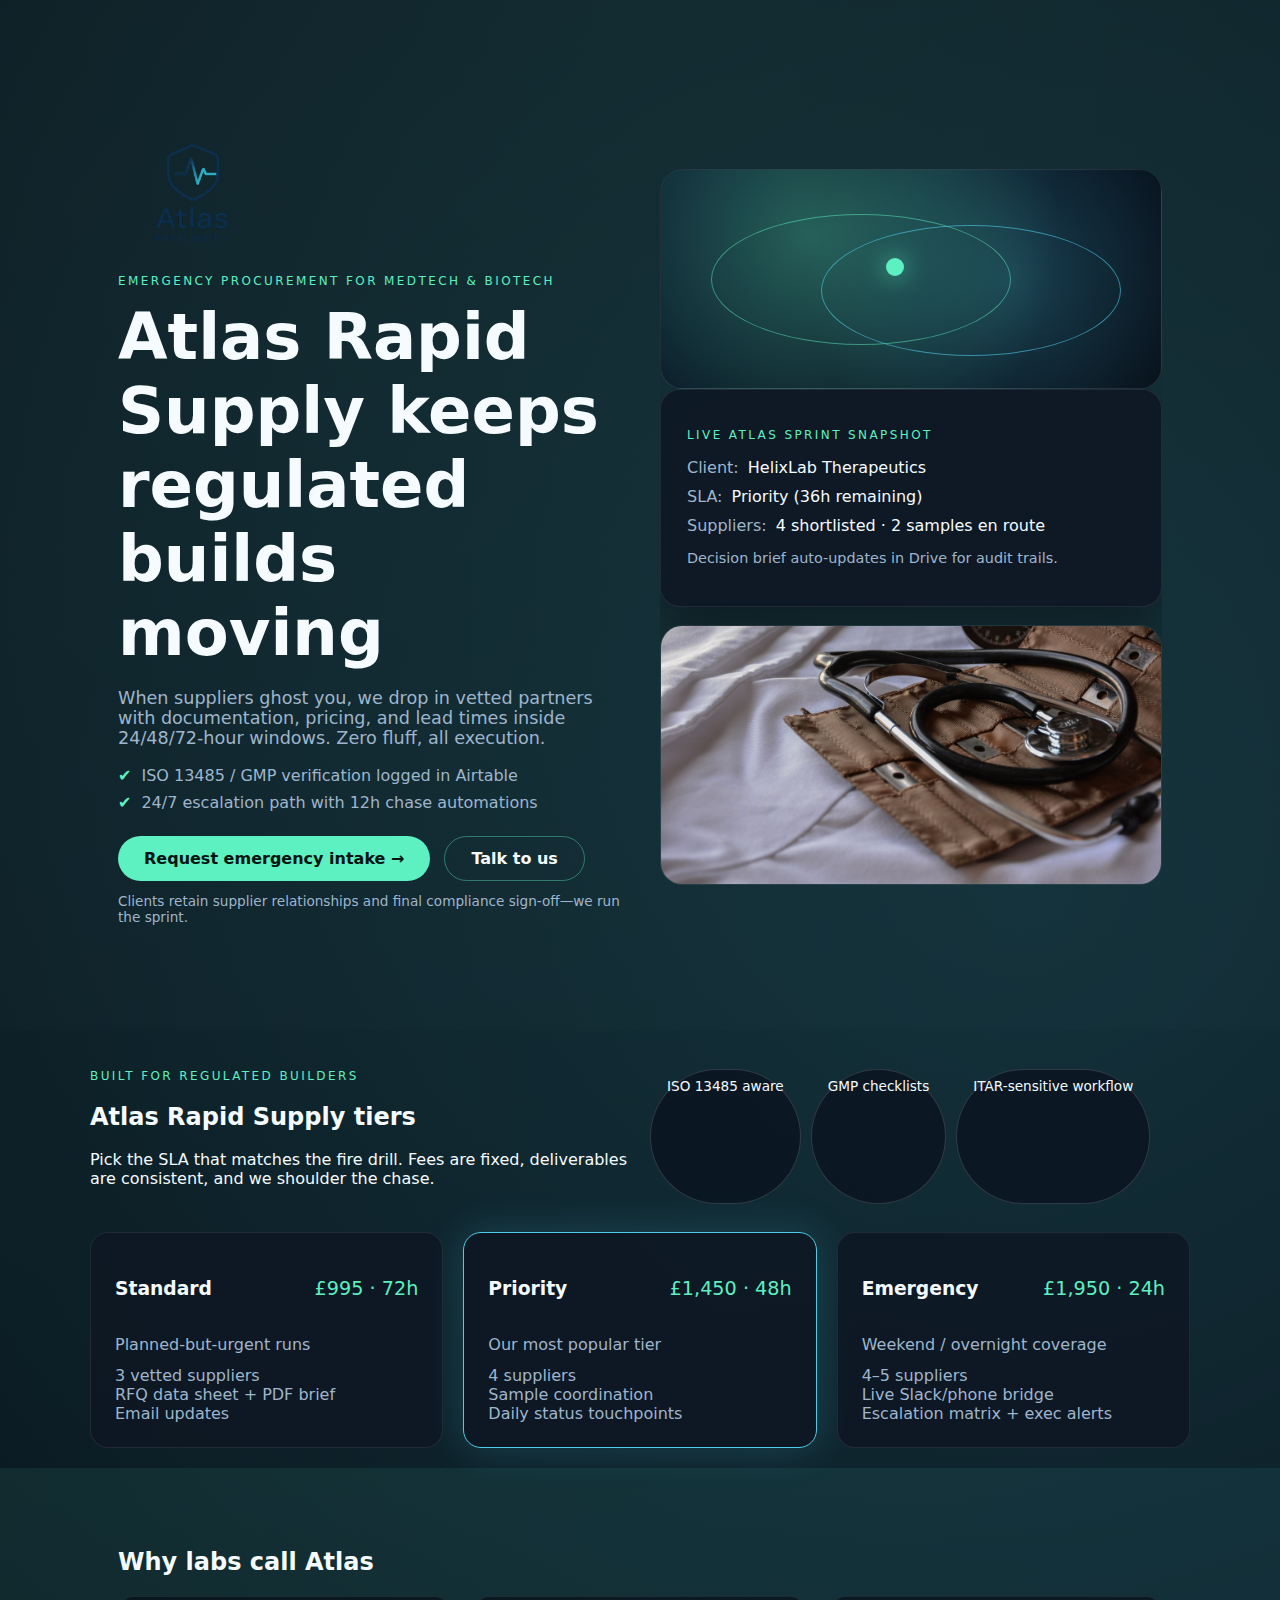
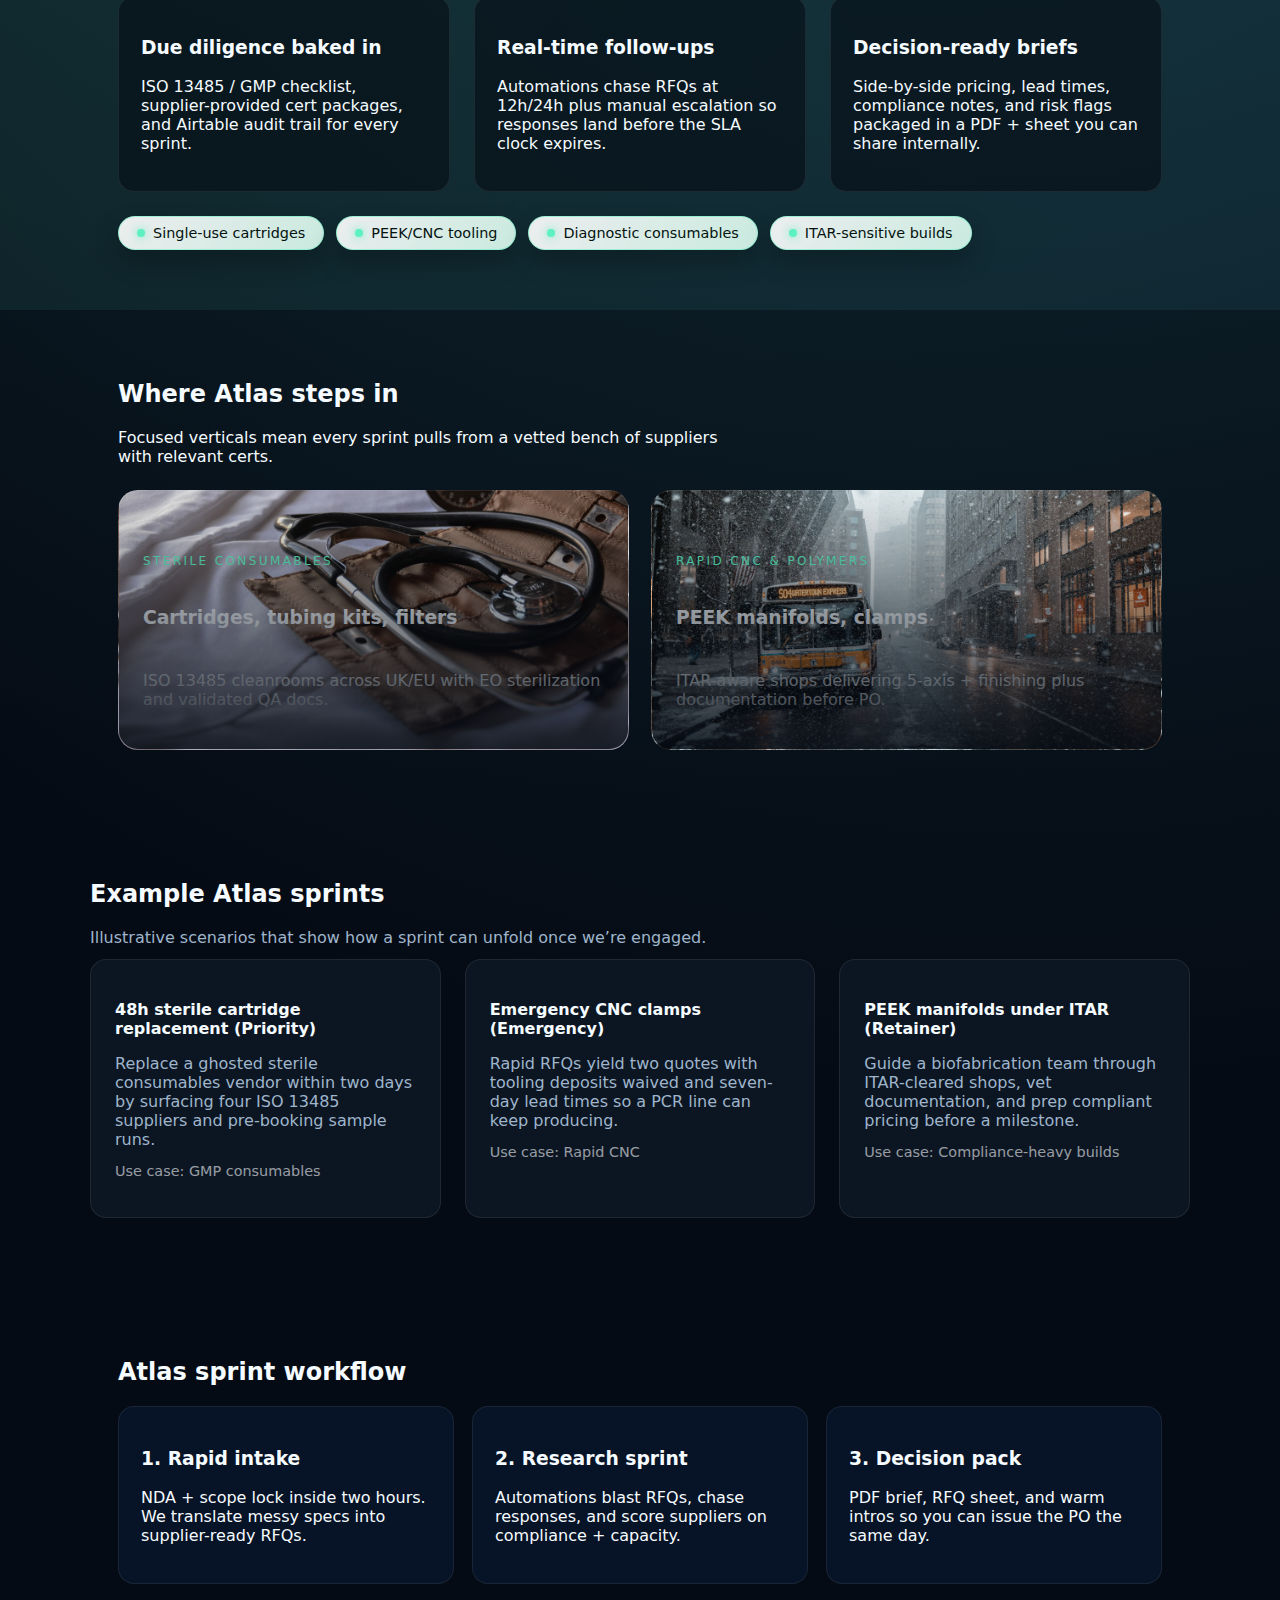
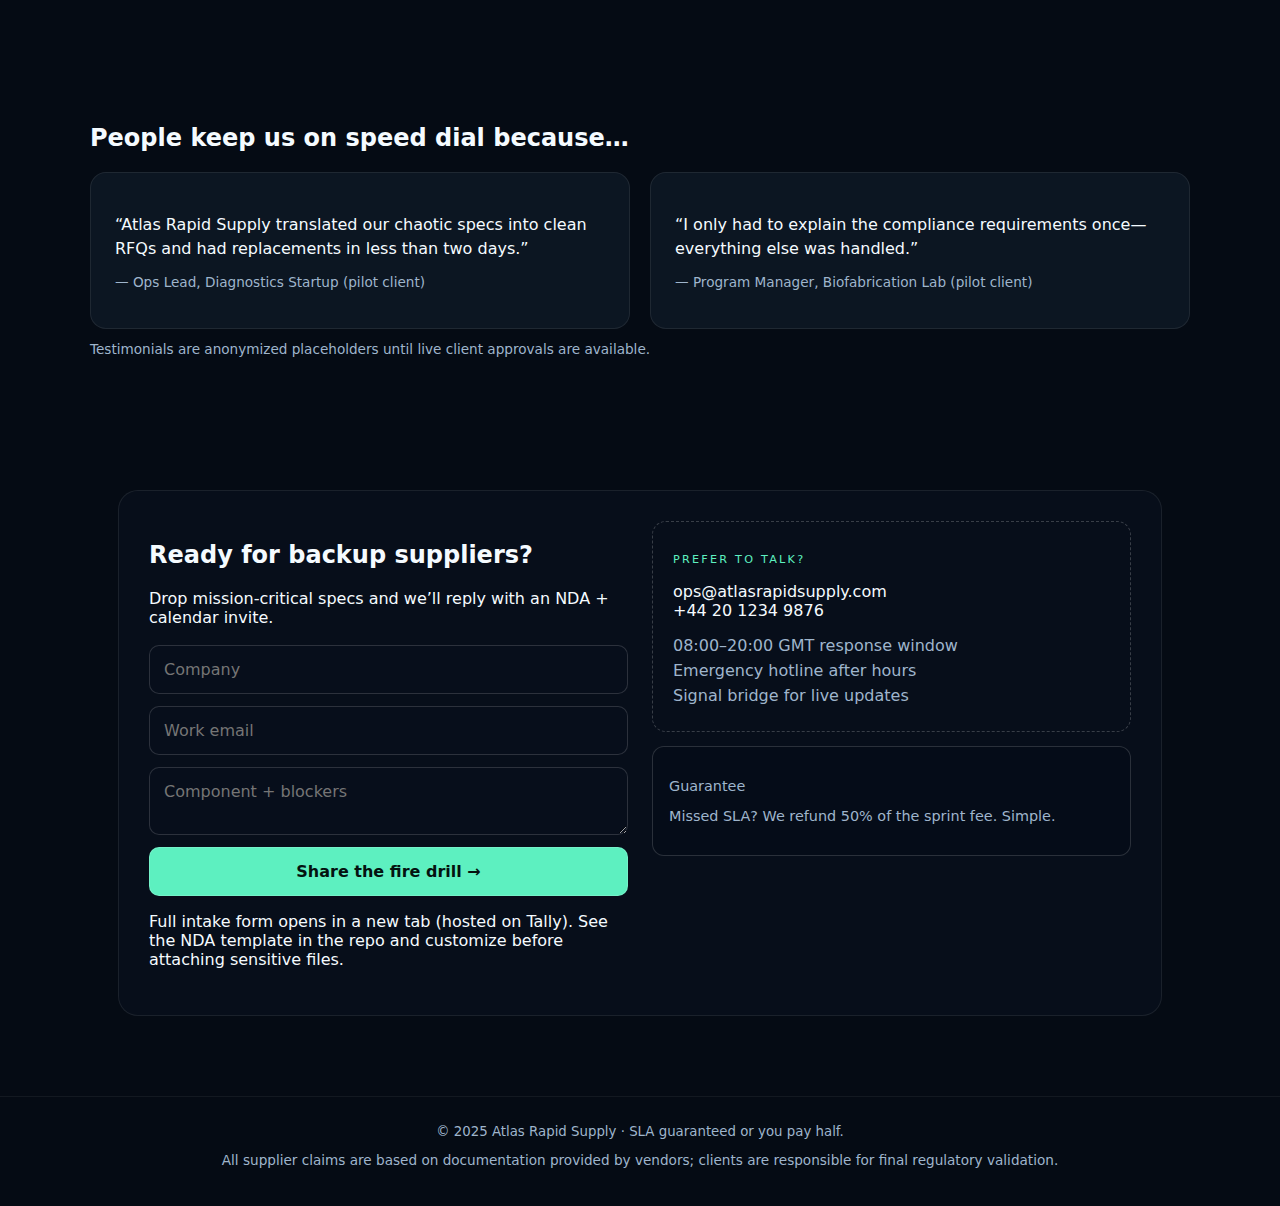
<file: index.html>
<!DOCTYPE html>
<html lang="en">
  <head>
    <meta charset="UTF-8" />
    <meta name="viewport" content="width=device-width, initial-scale=1.0" />
    <title>Atlas Rapid Supply</title>
    <meta
      name="description"
      content="Atlas Rapid Supply delivers compliant vendors for medtech and biotech labs on 24/48/72-hour SLAs with documentation, RFQs, and decision-ready briefs."
    />
    <link rel="stylesheet" href="styles.css" />
  </head>
  <body class="theme-pulse">
    <header class="hero">
      <div class="noise-layer"></div>
      <div class="container hero-grid">
        <div>
          <img src="assets/logo/pulse-shield.png" alt="Atlas Rapid Supply pulse shield logo" class="logo-mark" />
          <p class="eyebrow">Emergency procurement for medtech & biotech</p>
          <h1>Atlas Rapid Supply keeps regulated builds moving</h1>
          <p class="lede">
            When suppliers ghost you, we drop in vetted partners with documentation, pricing, and lead times inside 24/48/72-hour windows. Zero fluff, all execution.
          </p>
          <ul class="belt-list">
            <li>ISO 13485 / GMP verification logged in Airtable</li>
            <li>24/7 escalation path with 12h chase automations</li>
          </ul>
          <div class="cta-row">
            <a class="cta primary" href="#intake">Request emergency intake →</a>
            <a class="cta secondary" href="mailto:ops@atlasrapidsupply.com">Talk to us</a>
          </div>
          <p class="microcopy">Clients retain supplier relationships and final compliance sign-off—we run the sprint.</p>
        </div>
        <div class="hero-media">
          <div class="hero-graphic">
            <span class="pulse-ring ring-one"></span>
            <span class="pulse-ring ring-two"></span>
            <span class="pulse-node"></span>
          </div>
          <div class="hero-card">
            <p class="hero-card-label">Live Atlas sprint snapshot</p>
            <ul>
              <li><span>Client:</span> HelixLab Therapeutics</li>
              <li><span>SLA:</span> Priority (36h remaining)</li>
              <li><span>Suppliers:</span> 4 shortlisted · 2 samples en route</li>
            </ul>
            <p class="hero-card-note">Decision brief auto-updates in Drive for audit trails.</p>
          </div>
          <img src="assets/images/lab-sprint.jpg" alt="Medtech team working in a sterile lab" class="hero-photo" />
        </div>
      </div>
    </header>

    <section class="tiers container">
      <div class="trust-row">
        <div>
          <p class="eyebrow">Built for regulated builders</p>
          <h2>Atlas Rapid Supply tiers</h2>
          <p>Pick the SLA that matches the fire drill. Fees are fixed, deliverables are consistent, and we shoulder the chase.</p>
        </div>
        <div class="badges">
          <span>ISO 13485 aware</span>
          <span>GMP checklists</span>
          <span>ITAR-sensitive workflow</span>
        </div>
      </div>
      <div class="cards">
        <article>
          <div class="card-header">
            <h3>Standard</h3>
            <p class="price">£995 · 72h</p>
          </div>
          <p class="card-note">Planned-but-urgent runs</p>
          <ul>
            <li>3 vetted suppliers</li>
            <li>RFQ data sheet + PDF brief</li>
            <li>Email updates</li>
          </ul>
        </article>
        <article class="highlight">
          <div class="card-header">
            <h3>Priority</h3>
            <p class="price">£1,450 · 48h</p>
          </div>
          <p class="card-note">Our most popular tier</p>
          <ul>
            <li>4 suppliers</li>
            <li>Sample coordination</li>
            <li>Daily status touchpoints</li>
          </ul>
        </article>
        <article>
          <div class="card-header">
            <h3>Emergency</h3>
            <p class="price">£1,950 · 24h</p>
          </div>
          <p class="card-note">Weekend / overnight coverage</p>
          <ul>
            <li>4–5 suppliers</li>
            <li>Live Slack/phone bridge</li>
            <li>Escalation matrix + exec alerts</li>
          </ul>
        </article>
      </div>
    </section>

    <section class="proof" id="proof">
      <div class="container">
        <h2>Why labs call Atlas</h2>
        <div class="proof-grid">
          <article>
            <h3>Due diligence baked in</h3>
            <p>ISO 13485 / GMP checklist, supplier-provided cert packages, and Airtable audit trail for every sprint.</p>
          </article>
          <article>
            <h3>Real-time follow-ups</h3>
            <p>Automations chase RFQs at 12h/24h plus manual escalation so responses land before the SLA clock expires.</p>
          </article>
          <article>
            <h3>Decision-ready briefs</h3>
            <p>Side-by-side pricing, lead times, compliance notes, and risk flags packaged in a PDF + sheet you can share internally.</p>
          </article>
        </div>
        <div class="pill-row">
          <span>Single-use cartridges</span>
          <span>PEEK/CNC tooling</span>
          <span>Diagnostic consumables</span>
          <span>ITAR-sensitive builds</span>
        </div>
      </div>
    </section>

    <section class="catalog">
      <div class="container">
        <div class="catalog-header">
          <h2>Where Atlas steps in</h2>
          <p>Focused verticals mean every sprint pulls from a vetted bench of suppliers with relevant certs.</p>
        </div>
        <div class="catalog-grid">
          <article class="catalog-card" style="background-image: url('assets/images/lab-sprint.jpg');">
            <div class="catalog-overlay">
              <p class="eyebrow">Sterile consumables</p>
              <h3>Cartridges, tubing kits, filters</h3>
              <p>ISO 13485 cleanrooms across UK/EU with EO sterilization and validated QA docs.</p>
            </div>
          </article>
          <article class="catalog-card" style="background-image: url('assets/images/cnc-shop.jpg');">
            <div class="catalog-overlay">
              <p class="eyebrow">Rapid CNC & polymers</p>
              <h3>PEEK manifolds, clamps</h3>
              <p>ITAR-aware shops delivering 5-axis + finishing plus documentation before PO.</p>
            </div>
          </article>
        </div>
      </div>
    </section>

    <section class="social container" id="wins">
      <h2>Example Atlas sprints</h2>
      <p class="examples-note">Illustrative scenarios that show how a sprint can unfold once we’re engaged.</p>
      <div class="wins-grid">
        <article>
          <p class="win-title">48h sterile cartridge replacement (Priority)</p>
          <p class="win-body">
            Replace a ghosted sterile consumables vendor within two days by surfacing four ISO 13485 suppliers and pre-booking sample runs.
          </p>
          <p class="win-meta">Use case: GMP consumables</p>
        </article>
        <article>
          <p class="win-title">Emergency CNC clamps (Emergency)</p>
          <p class="win-body">
            Rapid RFQs yield two quotes with tooling deposits waived and seven-day lead times so a PCR line can keep producing.
          </p>
          <p class="win-meta">Use case: Rapid CNC</p>
        </article>
        <article>
          <p class="win-title">PEEK manifolds under ITAR (Retainer)</p>
          <p class="win-body">
            Guide a biofabrication team through ITAR-cleared shops, vet documentation, and prep compliant pricing before a milestone.
          </p>
          <p class="win-meta">Use case: Compliance-heavy builds</p>
        </article>
      </div>
    </section>

    <section class="process">
      <div class="container">
        <h2>Atlas sprint workflow</h2>
        <div class="process-grid">
          <article>
            <h3>1. Rapid intake</h3>
            <p>NDA + scope lock inside two hours. We translate messy specs into supplier-ready RFQs.</p>
          </article>
          <article>
            <h3>2. Research sprint</h3>
            <p>Automations blast RFQs, chase responses, and score suppliers on compliance + capacity.</p>
          </article>
          <article>
            <h3>3. Decision pack</h3>
            <p>PDF brief, RFQ sheet, and warm intros so you can issue the PO the same day.</p>
          </article>
        </div>
      </div>
    </section>

    <section class="testimonials container">
      <h2>People keep us on speed dial because…</h2>
      <div class="testimonial-grid">
        <article>
          <p class="quote">“Atlas Rapid Supply translated our chaotic specs into clean RFQs and had replacements in less than two days.”</p>
          <p class="author">— Ops Lead, Diagnostics Startup (pilot client)</p>
        </article>
        <article>
          <p class="quote">“I only had to explain the compliance requirements once—everything else was handled.”</p>
          <p class="author">— Program Manager, Biofabrication Lab (pilot client)</p>
        </article>
      </div>
      <p class="microcopy">Testimonials are anonymized placeholders until live client approvals are available.</p>
    </section>

    <section id="intake" class="intake">
      <div class="container">
        <div class="intake-card">
          <div>
            <h2>Ready for backup suppliers?</h2>
            <p>Drop mission-critical specs and we’ll reply with an NDA + calendar invite.</p>
            <form action="https://tally.so/r/EkzoVN" method="POST" target="_blank" rel="noopener">
              <input type="text" name="company" placeholder="Company" required />
              <input type="email" name="email" placeholder="Work email" required />
              <textarea name="specs" placeholder="Component + blockers" required></textarea>
              <input type="hidden" name="utm_source" value="site" />
              <button type="submit">Share the fire drill →</button>
            </form>
            <p class="legal">
              Full intake form opens in a new tab (hosted on Tally). See the NDA template in the repo and customize before attaching sensitive files.
            </p>
          </div>
          <div class="contact-col">
            <div class="contact-card">
              <p class="label">Prefer to talk?</p>
              <p>ops@atlasrapidsupply.com<br />+44 20 1234 9876</p>
              <ul class="contact-list">
                <li>08:00–20:00 GMT response window</li>
                <li>Emergency hotline after hours</li>
                <li>Signal bridge for live updates</li>
              </ul>
            </div>
            <div class="sla-card">
              <p class="label">Guarantee</p>
              <p>Missed SLA? We refund 50% of the sprint fee. Simple.</p>
            </div>
          </div>
        </div>
      </div>
    </section>

    <footer>
      <div class="container">
        <small>© 2025 Atlas Rapid Supply · SLA guaranteed or you pay half.</small>
        <p class="microcopy">All supplier claims are based on documentation provided by vendors; clients are responsible for final regulatory validation.</p>
      </div>
    </footer>

    <!-- Analytics placeholder: drop in Plausible/GA snippet when ready -->
    <!-- <script defer data-domain="atlasrapidsupply.com" src="https://plausible.io/js/script.js"></script> -->
  </body>
</html>
</file>
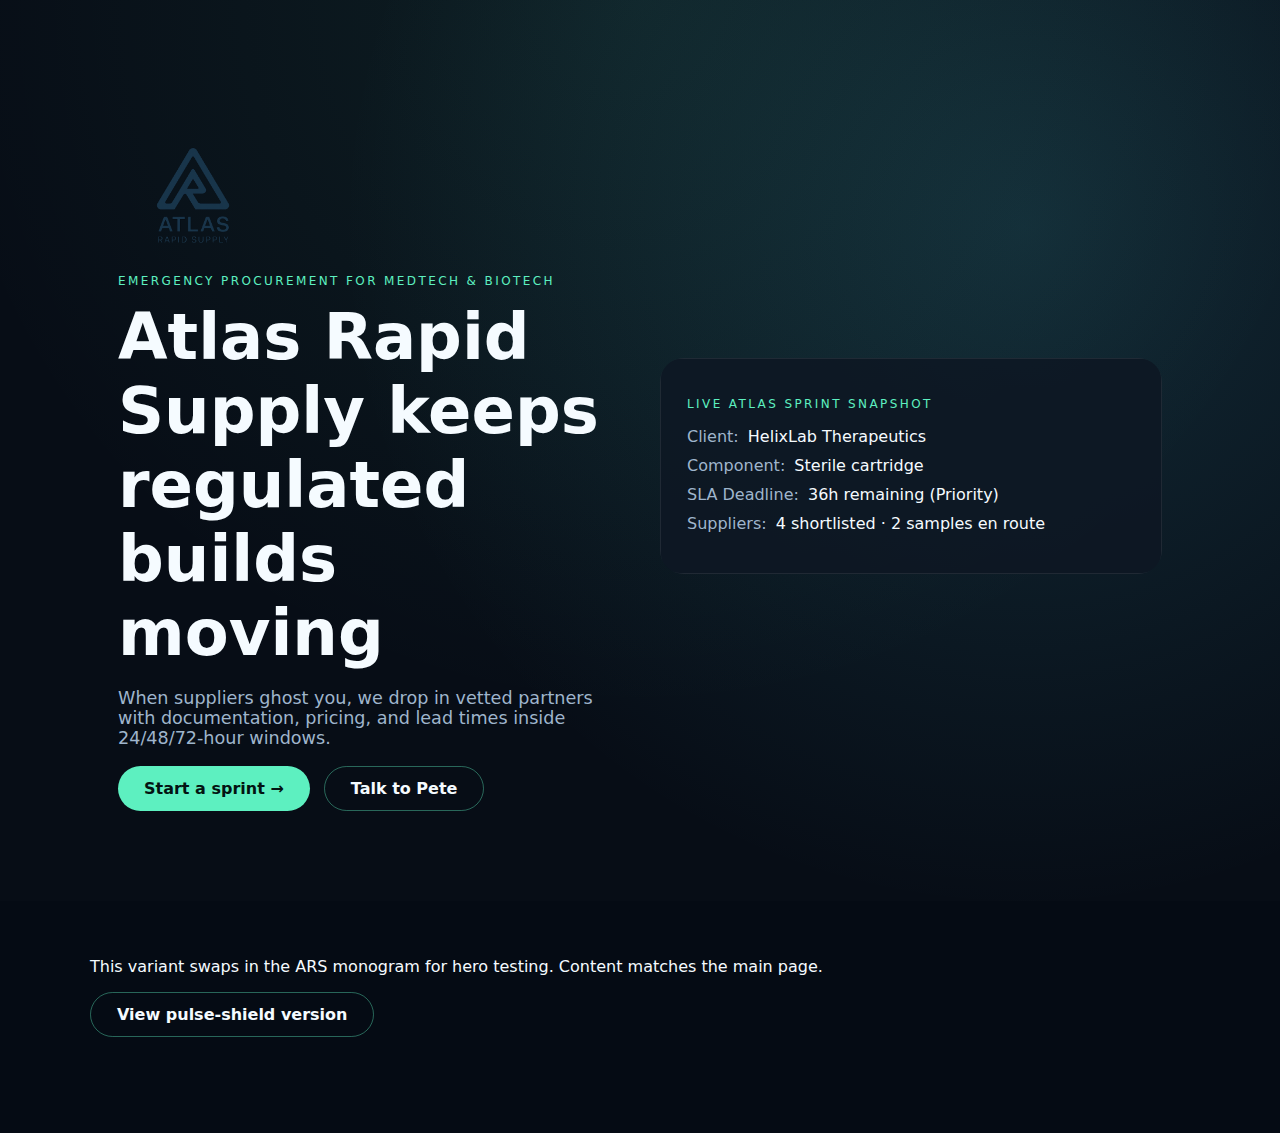
<file: index-monogram.html>
<!DOCTYPE html>
<html lang="en">
  <head>
    <meta charset="UTF-8" />
    <meta name="viewport" content="width=device-width, initial-scale=1.0" />
    <title>Atlas Rapid Supply – ARS Monogram</title>
    <link rel="stylesheet" href="styles.css" />
  </head>
  <body class="theme-pulse">
    <header class="hero">
      <div class="noise-layer"></div>
      <div class="container hero-grid">
        <div>
          <img src="../assets/logo/ars-monogram.png" alt="Atlas Rapid Supply monogram logo" class="logo-mark" />
          <p class="eyebrow">Emergency procurement for medtech & biotech</p>
          <h1>Atlas Rapid Supply keeps regulated builds moving</h1>
          <p class="lede">
            When suppliers ghost you, we drop in vetted partners with documentation, pricing, and lead times inside 24/48/72-hour windows.
          </p>
          <div class="cta-row">
            <a class="cta primary" href="#intake">Start a sprint →</a>
            <a class="cta secondary" href="mailto:ops@atlasrapidsupply.com">Talk to Pete</a>
          </div>
        </div>
        <div class="hero-media">
          <div class="hero-card">
            <p class="hero-card-label">Live Atlas sprint snapshot</p>
            <ul>
              <li><span>Client:</span> HelixLab Therapeutics</li>
              <li><span>Component:</span> Sterile cartridge</li>
              <li><span>SLA Deadline:</span> 36h remaining (Priority)</li>
              <li><span>Suppliers:</span> 4 shortlisted · 2 samples en route</li>
            </ul>
          </div>
        </div>
      </div>
    </header>
    <main class="container" style="padding: 40px 0 80px;">
      <p>This variant swaps in the ARS monogram for hero testing. Content matches the main page.</p>
      <p><a class="cta secondary" href="index.html">View pulse-shield version</a></p>
    </main>
  </body>
</html>
</file>
<file: styles.css>
:root {
  font-family: "Space Grotesk", "Inter", "Segoe UI", system-ui, sans-serif;
  --bg: #050b14;
  --bg-soft: #08152a;
  --card: rgba(13, 23, 35, 0.9);
  --accent: #5df0c0;
  --accent-secondary: #4ecde8;
  --accent-pop: #ff5da2;
  --text: #f5fbff;
  --muted: #9fb5cc;
}

* {
  box-sizing: border-box;
}

body {
  margin: 0;
  background: var(--bg);
  color: var(--text);
}

body.theme-pulse {
  background: radial-gradient(circle at top, rgba(93, 240, 192, 0.08), transparent 55%),
    radial-gradient(circle at 80% 20%, rgba(78, 205, 232, 0.15), transparent 50%), var(--bg);
}

.container {
  max-width: 1100px;
  margin: 0 auto;
  padding: 0 28px;
}

.hero {
  position: relative;
  padding: 120px 0 90px;
  overflow: hidden;
}

.noise-layer {
  position: absolute;
  inset: 0;
  background-image: url("data:image/svg+xml,%3Csvg xmlns='http://www.w3.org/2000/svg' width='160' height='160' viewBox='0 0 160 160'%3E%3Cpath fill='%23ffffff0d' d='M0 0h160v160H0z'/%3E%3C/svg%3E");
  opacity: 0.15;
  pointer-events: none;
}

.hero-grid {
  position: relative;
  display: grid;
  grid-template-columns: repeat(auto-fit, minmax(280px, 1fr));
  gap: 40px;
  align-items: center;
  z-index: 1;
}

.logo-lockup {
  display: inline-flex;
  align-items: center;
  gap: 18px;
  padding: 18px 26px;
  border-radius: 22px;
  background: linear-gradient(135deg, rgba(255, 255, 255, 0.98), rgba(215, 255, 242, 0.95));
  border: 1px solid rgba(93, 240, 192, 0.5);
  box-shadow: 0 25px 55px rgba(0, 0, 0, 0.35);
  color: #021211;
  margin-bottom: 14px;
}

.logo-mark {
  width: 150px;
}

.logo-title {
  font-weight: 700;
  letter-spacing: 0.16em;
  text-transform: uppercase;
  font-size: 0.85rem;
  display: block;
}

.logo-subtitle {
  font-size: 0.8rem;
  color: rgba(6, 36, 30, 0.7);
}

.eyebrow {
  text-transform: uppercase;
  letter-spacing: 0.2em;
  font-size: 0.75rem;
  color: var(--accent);
  margin: 0 0 12px;
}

h1 {
  font-size: clamp(2.5rem, 6vw, 4rem);
  margin: 0 0 18px;
}

.lede {
  font-size: 1.1rem;
  color: var(--muted);
  margin-bottom: 18px;
  max-width: 540px;
}

.belt-list {
  list-style: none;
  padding: 0;
  margin: 0 0 24px;
  color: var(--muted);
}

.belt-list li {
  margin-bottom: 8px;
}

.belt-list li::before {
  content: "✔";
  color: var(--accent);
  margin-right: 10px;
}

.cta-row {
  display: flex;
  flex-wrap: wrap;
  gap: 14px;
}

.cta {
  display: inline-flex;
  align-items: center;
  justify-content: center;
  padding: 12px 26px;
  border-radius: 999px;
  font-weight: 600;
  text-decoration: none;
}

.cta.primary {
  background: var(--accent);
  color: #031412;
}

.cta.secondary {
  border: 1px solid rgba(93, 240, 192, 0.4);
  color: var(--text);
}

.hero-media {
  position: relative;
  border-radius: 24px;
  overflow: hidden;
}

.hero-photo {
  width: 100%;
  margin-top: 18px;
  border-radius: 22px;
  border: 1px solid rgba(255, 255, 255, 0.08);
  object-fit: cover;
  max-height: 260px;
  filter: saturate(1.05);
}


.hero-graphic {
  position: relative;
  width: 100%;
  height: 220px;
  border-radius: 22px;
  background: radial-gradient(circle at 30% 30%, rgba(93, 240, 192, 0.35), transparent 65%),
    radial-gradient(circle at 70% 50%, rgba(78, 205, 232, 0.25), transparent 55%),
    linear-gradient(135deg, rgba(8, 20, 40, 0.9), rgba(6, 10, 20, 0.9));
  border: 1px solid rgba(255, 255, 255, 0.1);
}

.pulse-ring {
  position: absolute;
  width: 60%;
  height: 60%;
  border: 1px solid rgba(93, 240, 192, 0.5);
  border-radius: 50%;
  animation: pulse 6s infinite ease-in-out;
}

.ring-one {
  top: 20%;
  left: 10%;
}

.ring-two {
  bottom: 15%;
  right: 8%;
  border-color: rgba(78, 205, 232, 0.6);
  animation-delay: 1.5s;
}

.pulse-node {
  position: absolute;
  width: 18px;
  height: 18px;
  border-radius: 50%;
  background: var(--accent);
  box-shadow: 0 0 25px rgba(93, 240, 192, 0.8);
  top: 40%;
  left: 45%;
}

@keyframes pulse {
  0% {
    transform: scale(0.9);
    opacity: 0.7;
  }
  50% {
    transform: scale(1.05);
    opacity: 1;
  }
  100% {
    transform: scale(0.9);
    opacity: 0.7;
  }
}

.hero-card {
  background: var(--card);
  border: 1px solid rgba(255, 255, 255, 0.08);
  border-radius: 20px;
  padding: 26px;
  box-shadow: 0 35px 60px rgba(0, 0, 0, 0.35);
}

.hero-card-label {
  text-transform: uppercase;
  letter-spacing: 0.2em;
  font-size: 0.75rem;
  color: var(--accent);
  margin-bottom: 16px;
}

.hero-card ul {
  list-style: none;
  padding: 0;
  margin: 0 0 14px;
}

.hero-card li {
  margin-bottom: 10px;
}

.hero-card li span {
  color: var(--muted);
  margin-right: 4px;
}

.hero-card-note {
  font-size: 0.9rem;
  color: var(--muted);
}

.tiers {
  padding: 40px 0 20px;
}

.trust-row {
  display: grid;
  grid-template-columns: repeat(auto-fit, minmax(240px, 1fr));
  gap: 20px;
  margin-bottom: 28px;
}

.badges {
  display: flex;
  flex-wrap: wrap;
  gap: 10px;
}

.badges span {
  background: rgba(8, 15, 28, 0.7);
  border-radius: 999px;
  padding: 8px 16px;
  font-size: 0.85rem;
  border: 1px solid rgba(255, 255, 255, 0.15);
}

.cards {
  display: grid;
  grid-template-columns: repeat(auto-fit, minmax(240px, 1fr));
  gap: 20px;
}

.cards article {
  background: var(--card);
  border-radius: 18px;
  padding: 24px;
  border: 1px solid rgba(255, 255, 255, 0.08);
}

.cards article.highlight {
  border-color: var(--accent-secondary);
  box-shadow: 0 0 40px rgba(78, 205, 232, 0.2);
}

.card-header {
  display: flex;
  align-items: baseline;
  justify-content: space-between;
}

.price {
  font-size: 1.2rem;
  color: var(--accent);
}

.card-note {
  color: var(--muted);
  margin-bottom: 12px;
}

.cards ul {
  list-style: none;
  padding: 0;
  margin: 0;
  color: var(--muted);
}

.proof {
  background: linear-gradient(135deg, rgba(93, 240, 192, 0.08), rgba(78, 205, 232, 0.08));
  padding: 60px 0;
}

.proof-grid {
  display: grid;
  grid-template-columns: repeat(auto-fit, minmax(220px, 1fr));
  gap: 24px;
}

.proof article {
  background: rgba(5, 11, 20, 0.6);
  border-radius: 16px;
  padding: 22px;
  border: 1px solid rgba(255, 255, 255, 0.08);
}

.pill-row {
  display: flex;
  flex-wrap: wrap;
  gap: 12px;
  margin-top: 24px;
}

.pill-row span {
  display: inline-flex;
  align-items: center;
  gap: 8px;
  border: 1px solid rgba(93, 240, 192, 0.5);
  border-radius: 999px;
  padding: 8px 18px;
  font-size: 0.9rem;
  color: #041310;
  background: linear-gradient(135deg, rgba(255, 255, 255, 0.92), rgba(222, 255, 242, 0.9));
  box-shadow: 0 12px 25px rgba(0, 0, 0, 0.25);
}

.pill-row span::before {
  content: "";
  width: 8px;
  height: 8px;
  border-radius: 50%;
  background: var(--accent);
  box-shadow: 0 0 8px rgba(93, 240, 192, 0.9);
}

.catalog {
  padding: 50px 0;
}

.catalog-header {
  max-width: 620px;
  margin-bottom: 24px;
}

.catalog-grid {
  display: grid;
  grid-template-columns: repeat(auto-fit, minmax(240px, 1fr));
  gap: 22px;
}

.catalog-card {
  position: relative;
  border-radius: 20px;
  overflow: hidden;
  min-height: 260px;
  background-size: cover;
  background-position: center;
  border: 1px solid rgba(255, 255, 255, 0.08);
}

.catalog-card::after {
  content: "";
  position: absolute;
  inset: 0;
  background: linear-gradient(180deg, rgba(5, 11, 20, 0) 0%, rgba(5, 11, 20, 0.85) 100%);
}

.catalog-overlay {
  position: absolute;
  inset: 0;
  padding: 24px;
  display: flex;
  flex-direction: column;
  justify-content: flex-end;
  gap: 8px;
}

.social {
  padding: 60px 0;
}

.examples-note {
  color: var(--muted);
  margin-bottom: 12px;
}

.wins-grid {
  display: grid;
  grid-template-columns: repeat(auto-fit, minmax(260px, 1fr));
  gap: 24px;
}

.wins-grid article {
  background: var(--card);
  border-radius: 16px;
  padding: 24px;
  border: 1px solid rgba(255, 255, 255, 0.08);
}

.win-title {
  font-weight: 600;
  margin-bottom: 8px;
}

.win-body {
  color: var(--muted);
  margin-bottom: 12px;
}

.win-meta {
  font-size: 0.9rem;
  color: rgba(247, 249, 255, 0.6);
}


.process {
  padding: 60px 0;
}

.process-grid {
  display: grid;
  grid-template-columns: repeat(auto-fit, minmax(240px, 1fr));
  gap: 18px;
}

.process-grid article {
  background: rgba(8, 21, 42, 0.8);
  border-radius: 16px;
  padding: 22px;
  border: 1px solid rgba(255, 255, 255, 0.08);
}

.testimonials {
  padding: 60px 0;
}

.testimonial-grid {
  display: grid;
  grid-template-columns: repeat(auto-fit, minmax(240px, 1fr));
  gap: 20px;
}

.testimonial-grid article {
  background: var(--card);
  border-radius: 16px;
  padding: 24px;
  border: 1px solid rgba(255, 255, 255, 0.08);
}

.quote {
  font-size: 1rem;
  line-height: 1.5;
  margin-bottom: 12px;
}

.author {
  font-size: 0.85rem;
  color: var(--muted);
}

.intake {
  padding: 60px 0 80px;
}

.intake-card {
  background: rgba(8, 15, 28, 0.7);
  border-radius: 20px;
  padding: 30px;
  display: grid;
  grid-template-columns: repeat(auto-fit, minmax(280px, 1fr));
  gap: 24px;
  border: 1px solid rgba(255, 255, 255, 0.08);
}

.contact-col {
  display: grid;
  gap: 14px;
  align-content: start;
}

form {
  display: grid;
  gap: 12px;
  margin-top: 18px;
}

input,
textarea,
button {
  border-radius: 10px;
  border: 1px solid rgba(255, 255, 255, 0.15);
  padding: 14px;
  font-size: 1rem;
  font-family: inherit;
  background: rgba(8, 15, 28, 0.6);
  color: var(--text);
}

button {
  background: var(--accent);
  color: #041310;
  font-weight: 600;
  cursor: pointer;
}

.contact-card {
  border: 1px dashed rgba(255, 255, 255, 0.2);
  border-radius: 14px;
  padding: 20px;
}

.contact-list {
  list-style: none;
  padding: 0;
  margin: 14px 0 0;
  color: var(--muted);
}

.contact-list li {
  margin-bottom: 6px;
}

.sla-card {
  border: 1px solid rgba(255, 255, 255, 0.15);
  border-radius: 12px;
  padding: 16px;
  background: rgba(5, 12, 24, 0.8);
  font-size: 0.9rem;
  color: var(--muted);
}

.contact-card .label {
  text-transform: uppercase;
  letter-spacing: 0.2em;
  font-size: 0.7rem;
  color: var(--accent);
}

footer {
  border-top: 1px solid rgba(255, 255, 255, 0.06);
  padding: 24px 0;
  text-align: center;
  color: var(--muted);
}

.microcopy {
  color: var(--muted);
  font-size: 0.85rem;
  margin-top: 12px;
}

@media (max-width: 640px) {
  .hero {
    padding-top: 80px;
  }
  .cta-row {
    flex-direction: column;
    align-items: stretch;
  }
}
</file>
